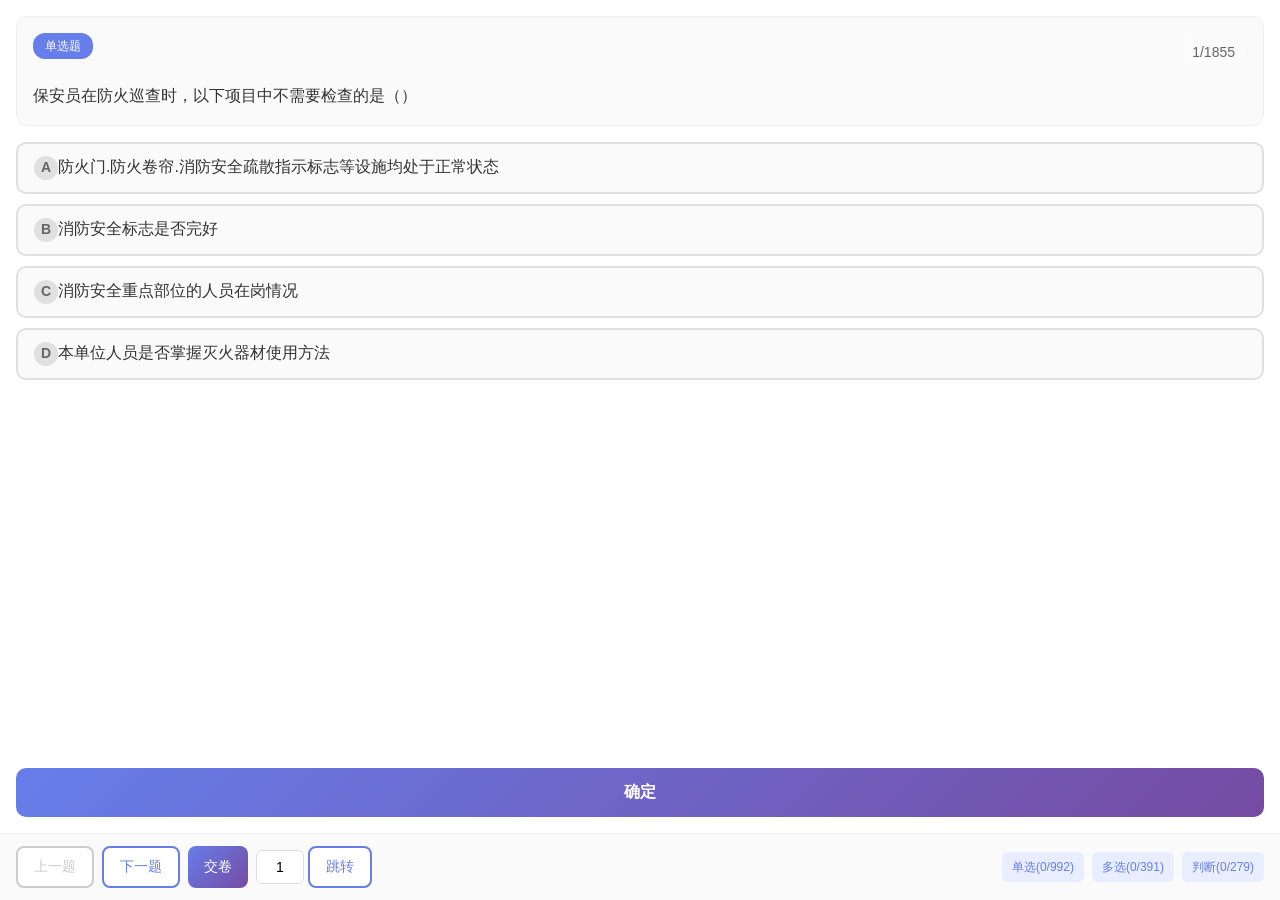
<file: index.html>
<!DOCTYPE html>
<html lang="zh-CN">
<head>
    <meta charset="UTF-8">
    <meta name="viewport" content="width=device-width, initial-scale=1.0, maximum-scale=1.0, user-scalable=no">
    <title>安全生产知识答题</title>
    <link rel="stylesheet" href="css/exam.css">
</head>
<body>
    <div class="container">
        <!-- 主内容区 -->
        <div class="main-content">
            <!-- 题目面板 -->
            <div class="question-panel">
                <div class="question-header">
                    <div class="question-type" id="questionType">单选题</div>
                    <span class="question-number" id="questionNumber">1/1662</span>
                </div>
                <div class="question-content" id="questionContent">
                    题目内容将显示在这里
                </div>
            </div>

            <!-- 选项面板 -->
            <div class="options-panel">
                <div class="options-container" id="optionsContainer">
                    <!-- 选项将通过JS动态生成 -->
                </div>
                <div class="feedback" id="feedback"></div>
                <button class="btn-confirm" id="btnConfirm">确定</button>
            </div>
        </div>

        <!-- 底部导航 -->
        <div class="footer">
            <div class="footer-left">
                <button class="btn-nav" id="btnPrev">上一题</button>
                <button class="btn-nav" id="btnNext">下一题</button>
                <button class="btn-submit" id="btnSubmit">交卷</button>
                <span class="jump-box">
                    <input type="number" id="jumpInput" min="1" placeholder="题号">
                    <button class="btn-nav" id="btnJump">跳转</button>
                </span>
            </div>
            <div class="footer-right">
                <span class="stat-item">单选(<span id="statSingle">0/992</span>)</span>
                <span class="stat-item">多选(<span id="statMulti">0/391</span>)</span>
                <span class="stat-item">判断(<span id="statJudge">0/279</span>)</span>
            </div>
        </div>
    </div>

    <!-- 结果弹窗 -->
    <div class="modal" id="resultModal">
        <div class="modal-content">
            <h2>答题结果</h2>
            <div class="result-stats">
                <p>总分：<span id="resultScore">0</span> / <span id="totalScore">100</span></p>
                <p>正确题数：<span id="resultCorrect">0</span></p>
                <p>正确率：<span id="resultAccuracy">0%</span></p>
                <p>已答：<span id="resultAnswered">0</span> / <span id="totalQuestions">1662</span></p>
            </div>
            <button class="btn-close" id="btnClose">关闭</button>
        </div>
    </div>

    <!-- 加载提示 -->
    <div class="loading" id="loading">
        <div class="loading-text">题库加载中...</div>
    </div>

    <script src="js/exam.js"></script>
</body>
</html>
</file>
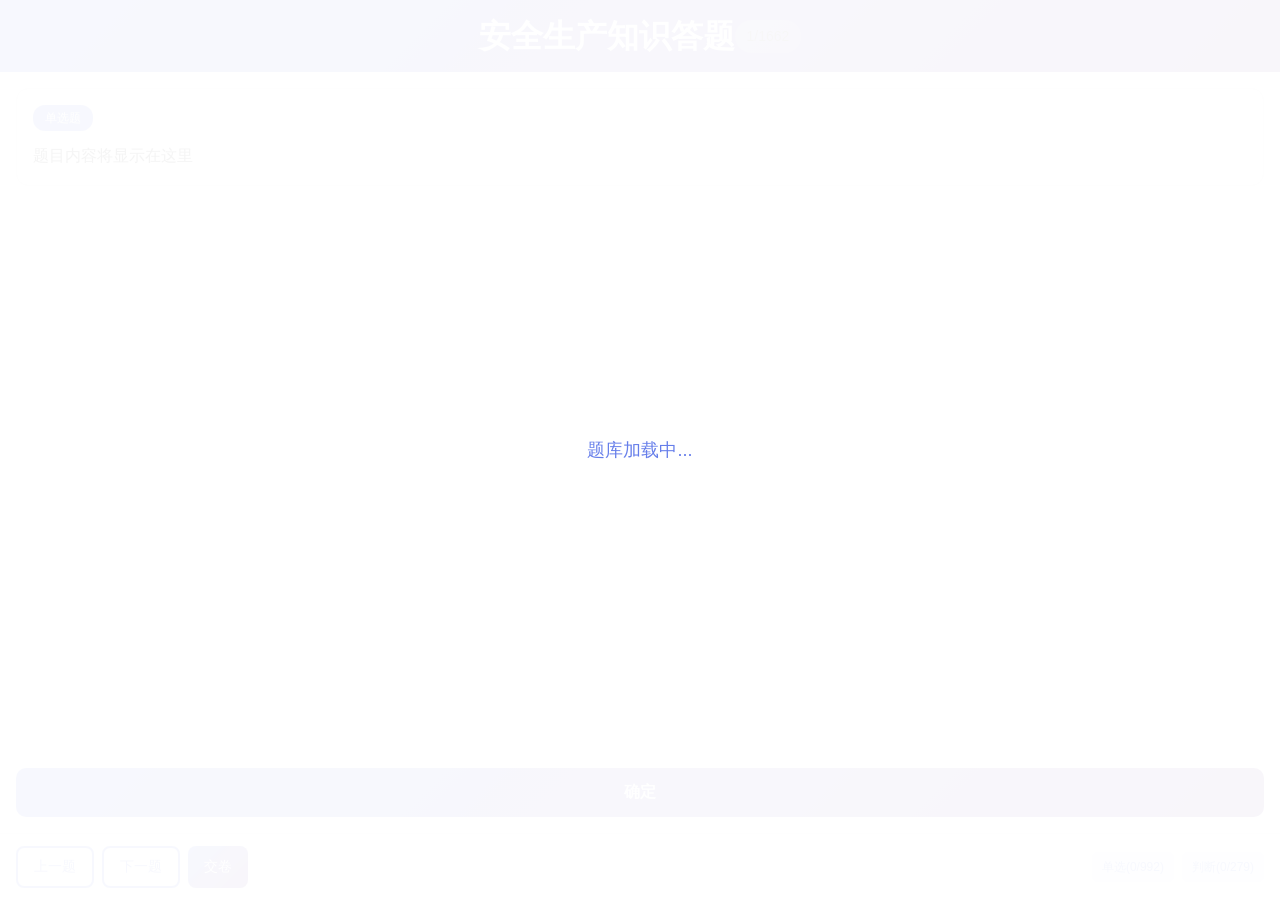
<file: exam.html>
<!DOCTYPE html>
<html lang="zh-CN">
<head>
    <meta charset="UTF-8">
    <meta name="viewport" content="width=device-width, initial-scale=1.0, maximum-scale=1.0, user-scalable=no">
    <title>安全生产知识答题</title>
    <link rel="stylesheet" href="css/exam.css">
</head>
<body>
    <div class="container">
        <!-- 顶部标题栏 -->
        <div class="header">
            <h1>安全生产知识答题</h1>
            <div class="question-info">
                <span class="question-number" id="questionNumber">1/1662</span>
            </div>
        </div>

        <!-- 主内容区 -->
        <div class="main-content">
            <!-- 题目面板 -->
            <div class="question-panel">
                <div class="question-type" id="questionType">单选题</div>
                <div class="question-content" id="questionContent">
                    题目内容将显示在这里
                </div>
            </div>

            <!-- 选项面板 -->
            <div class="options-panel">
                <div class="options-container" id="optionsContainer">
                    <!-- 选项将通过JS动态生成 -->
                </div>
                <div class="feedback" id="feedback"></div>
                <button class="btn-confirm" id="btnConfirm">确定</button>
            </div>
        </div>

        <!-- 底部导航 -->
        <div class="footer">
            <div class="footer-left">
                <button class="btn-nav" id="btnPrev">上一题</button>
                <button class="btn-nav" id="btnNext">下一题</button>
                <button class="btn-submit" id="btnSubmit">交卷</button>
            </div>
            <div class="footer-right">
                <span class="stat-item">单选(<span id="statSingle">0/1383</span>)</span>
                <span class="stat-item">判断(<span id="statJudge">0/279</span>)</span>
            </div>
        </div>
    </div>

    <!-- 结果弹窗 -->
    <div class="modal" id="resultModal">
        <div class="modal-content">
            <h2>答题结果</h2>
            <div class="result-stats">
                <p>总分：<span id="resultScore">0</span> / <span id="totalScore">100</span></p>
                <p>正确题数：<span id="resultCorrect">0</span></p>
                <p>正确率：<span id="resultAccuracy">0%</span></p>
                <p>已答：<span id="resultAnswered">0</span> / <span id="totalQuestions">1662</span></p>
            </div>
            <button class="btn-close" id="btnClose">关闭</button>
        </div>
    </div>

    <!-- 加载提示 -->
    <div class="loading" id="loading">
        <div class="loading-text">题库加载中...</div>
    </div>

    <script src="js/exam.js"></script>
</body>
</html>
</file>
<file: css/exam.css>
* {
    margin: 0;
    padding: 0;
    box-sizing: border-box;
    -webkit-tap-highlight-color: transparent;
}

html, body {
    height: 100%;
    overflow: hidden;
}

body {
    font-family: -apple-system, BlinkMacSystemFont, "Segoe UI", Roboto, "Helvetica Neue", Arial, sans-serif;
    background-color: #f5f5f5;
    font-size: 16px;
    line-height: 1.5;
    color: #333;
}

.container {
    max-width: 100%;
    height: 100vh;
    height: 100dvh;
    display: flex;
    flex-direction: column;
    background-color: #fff;
    overflow: hidden;
}

/* 顶部标题栏 */
.header {
    display: flex;
    justify-content: center;
    align-items: center;
    padding: 12px 16px;
    background: linear-gradient(135deg, #667eea 0%, #764ba2 100%);
    color: white;
    flex-shrink: 0;
}

.question-info {
    display: flex;
    align-items: center;
}

.question-number {
    background-color: rgba(255, 255, 255, 0.2);
    padding: 6px 12px;
    border-radius: 16px;
    font-size: 14px;
    font-weight: 500;
}

/* 主内容区 */
.main-content {
    flex: 1;
    display: flex;
    flex-direction: column;
    padding: 16px;
    overflow: hidden;
}

/* 题目面板 */
.question-panel {
    flex-shrink: 0;
    padding: 16px;
    background-color: #fafafa;
    border-radius: 12px;
    border: 1px solid #eee;
    margin-bottom: 16px;
}

.question-header {
    display: flex;
    justify-content: space-between;
    align-items: center;
    margin-bottom: 12px;
}

.question-number {
    font-size: 14px;
    color: #666;
}

.question-type {
    display: inline-block;
    padding: 4px 12px;
    background-color: #667eea;
    color: white;
    border-radius: 12px;
    font-size: 12px;
    margin-bottom: 12px;
}

.question-type.multi {
    background-color: #f59e0b;
}

.question-type.judge {
    background-color: #10b981;
}

.question-content {
    font-size: 1rem;
    line-height: 1.6;
    color: #333;
    word-break: break-word;
}

/* 选项面板 */
.options-panel {
    flex: 1;
    display: flex;
    flex-direction: column;
    overflow: hidden;
}

.options-container {
    flex: 1;
    display: flex;
    flex-direction: column;
    gap: 10px;
    overflow-y: auto;
    -webkit-overflow-scrolling: touch;
    padding-bottom: 8px;
}

.option-item {
    display: flex;
    align-items: center;
    padding: 0.75rem 1rem;
    background-color: #fafafa;
    border: 2px solid #e0e0e0;
    border-radius: 10px;
    cursor: pointer;
    transition: all 0.2s;
    min-height: 3rem;
}

.option-item:hover {
    border-color: #667eea;
    background-color: #f0f0ff;
}

.option-item.selected {
    border-color: #667eea;
    background-color: #e8edff;
}

.option-item.correct {
    border-color: #10b981;
    background-color: #d4edda;
}

.option-item.incorrect {
    border-color: #ef4444;
    background-color: #f8d7da;
}

.option-item.disabled {
    pointer-events: none;
    opacity: 0.7;
}

.option-prefix {
    display: flex;
    align-items: center;
    justify-content: center;
    min-width: 1.5rem;
    height: 1.5rem;
    padding: 0 0.375rem;
    border-radius: 50%;
    background-color: #e0e0e0;
    color: #666;
    font-size: clamp(0.625rem, 2.5vw, 0.875rem);
    font-weight: 600;
    flex-shrink: 0;
}
    margin-right: 12px;
    flex-shrink: 0;
}

.option-item.selected .option-prefix {
    background-color: #667eea;
    color: white;
}

.option-item.correct .option-prefix {
    background-color: #10b981;
    color: white;
}

.option-item.incorrect .option-prefix {
    background-color: #ef4444;
    color: white;
}

.option-text {
    flex: 1;
    font-size: clamp(0.6875rem, 3vw, 1rem);
    color: #333;
    line-height: 1.3;
    word-break: break-word;
    overflow-wrap: break-word;
}

.option-item.selected .option-text {
    color: #667eea;
    font-weight: 500;
}

/* 判断题选项 */
.option-item.judge-option {
    justify-content: center;
    gap: 20px;
}

.option-item.judge-option .option-text {
    font-size: 1.125rem;
    text-align: center;
}

/* 确定按钮 */
.btn-confirm {
    margin-top: 12px;
    padding: 14px;
    background: linear-gradient(135deg, #667eea 0%, #764ba2 100%);
    color: white;
    border: none;
    border-radius: 10px;
    font-size: 16px;
    font-weight: 600;
    cursor: pointer;
    transition: opacity 0.2s;
    min-height: 48px;
    flex-shrink: 0;
}

.btn-confirm:active {
    opacity: 0.8;
}

.btn-confirm:disabled {
    background: #ccc;
    cursor: not-allowed;
}

/* 答题反馈 */
.feedback {
    margin-top: 10px;
    padding: 10px 16px;
    border-radius: 8px;
    font-size: 14px;
    text-align: center;
    display: none;
}

.feedback.show {
    display: block;
}

.feedback.correct {
    background-color: #d4edda;
    color: #155724;
    border: 1px solid #c3e6cb;
}

.feedback.incorrect {
    background-color: #f8d7da;
    color: #721c24;
    border: 1px solid #f5c6cb;
}

/* 底部导航 */
.footer {
    display: flex;
    justify-content: space-between;
    align-items: center;
    padding: 12px 16px;
    background-color: #fafafa;
    border-top: 1px solid #eee;
    flex-shrink: 0;
    flex-wrap: wrap;
    gap: 10px;
}

.footer-left {
    display: flex;
    gap: 8px;
    flex-wrap: wrap;
}

.footer-right {
    display: flex;
    gap: 8px;
    flex-wrap: wrap;
}

.jump-box {
    display: flex;
    gap: 4px;
    align-items: center;
}

.jump-box input {
    width: 48px;
    padding: 8px 4px;
    border: 1px solid #ddd;
    border-radius: 6px;
    font-size: 14px;
    text-align: center;
}

.jump-box input::-webkit-outer-spin-button,
.jump-box input::-webkit-inner-spin-button {
    -webkit-appearance: none;
    margin: 0;
}

.jump-box input[type=number] {
    -moz-appearance: textfield;
}

.btn-nav {
    padding: 10px 16px;
    background-color: #fff;
    border: 2px solid #667eea;
    color: #667eea;
    border-radius: 8px;
    font-size: 14px;
    font-weight: 500;
    cursor: pointer;
    transition: all 0.2s;
    min-height: 40px;
}

.btn-nav:active {
    background-color: #667eea;
    color: white;
}

.btn-nav:disabled {
    border-color: #ccc;
    color: #ccc;
    cursor: not-allowed;
}

.btn-submit {
    padding: 10px 16px;
    background: linear-gradient(135deg, #667eea 0%, #764ba2 100%);
    border: none;
    color: white;
    border-radius: 8px;
    font-size: 14px;
    font-weight: 500;
    cursor: pointer;
    transition: opacity 0.2s;
    min-height: 40px;
}

.btn-submit:active {
    opacity: 0.8;
}

.footer-right {
    display: flex;
    gap: 8px;
}

.stat-item {
    padding: 6px 10px;
    background-color: #e8edff;
    color: #667eea;
    border-radius: 6px;
    font-size: 12px;
    font-weight: 500;
}

/* 弹窗 */
.modal {
    display: none;
    position: fixed;
    top: 0;
    left: 0;
    width: 100%;
    height: 100%;
    background-color: rgba(0, 0, 0, 0.5);
    justify-content: center;
    align-items: center;
    z-index: 1000;
    padding: 20px;
}

.modal.show {
    display: flex;
}

.modal-content {
    background-color: white;
    padding: 24px;
    border-radius: 16px;
    text-align: center;
    width: 100%;
    max-width: 320px;
}

.modal-content h2 {
    margin-bottom: 20px;
    color: #333;
    font-size: 20px;
}

.result-stats {
    margin-bottom: 24px;
}

.result-stats p {
    font-size: 16px;
    margin: 12px 0;
    color: #666;
}

.result-stats span {
    color: #667eea;
    font-weight: bold;
}

.result-stats .big-num {
    font-size: 24px;
}

.btn-close {
    padding: 12px 40px;
    background: linear-gradient(135deg, #667eea 0%, #764ba2 100%);
    border: none;
    color: white;
    border-radius: 8px;
    font-size: 16px;
    cursor: pointer;
    min-width: 120px;
}

/* 加载提示 */
.loading {
    position: fixed;
    top: 0;
    left: 0;
    width: 100%;
    height: 100%;
    background-color: rgba(255, 255, 255, 0.95);
    display: flex;
    justify-content: center;
    align-items: center;
    z-index: 2000;
}

.loading.hidden {
    display: none;
}

.loading-text {
    font-size: 18px;
    color: #667eea;
    animation: pulse 1.5s ease-in-out infinite;
}

@keyframes pulse {
    0%, 100% { opacity: 1; }
    50% { opacity: 0.5; }
}

/* 移动端适配 */
@media (max-width: 480px) {
    .header h1 {
        font-size: 16px;
    }

    .question-number {
        font-size: 13px;
        padding: 5px 10px;
    }

    .main-content {
        padding: 12px;
    }

    .question-panel {
        padding: 0.875rem;
    }

    .option-item {
        padding: 0.5rem 0.75rem;
    }

    .footer-left {
        gap: 0.375rem;
    }

    .footer-right {
        gap: 0.375rem;
    }

    .btn-nav, .btn-submit {
        padding: 0.5rem 0.75rem;
        min-height: 2.25rem;
    }

    .jump-box input {
        width: 3rem;
        padding: 0.375rem;
    }

    .jump-box .btn-nav {
        padding: 0.375rem 0.625rem;
    }

    .stat-item {
        padding: 0.3125rem 0.5rem;
    }
}

/* 更小屏幕适配 */
@media (max-width: 400px) {
    .footer {
        justify-content: center;
    }

    .footer-left, .footer-right {
        justify-content: center;
        width: 100%;
    }

    .btn-nav, .btn-submit {
        padding: 0.5rem 0.625rem;
        min-height: 2.125rem;
    }

    .jump-box input {
        width: 2.75rem;
        padding: 0.3125rem;
    }

    .stat-item {
        padding: 0.25rem 0.375rem;
    }
}

/* 横屏适配 */
@media (max-height: 500px) and (orientation: landscape) {
    .header {
        padding: 8px 16px;
    }

    .header h1 {
        font-size: 16px;
    }

    .main-content {
        flex-direction: row;
        gap: 12px;
    }

    .question-panel {
        flex: 1;
        margin-bottom: 0;
    }

    .options-panel {
        flex: 1;
    }

    .footer {
        padding: 8px 16px;
    }
}
</file>
